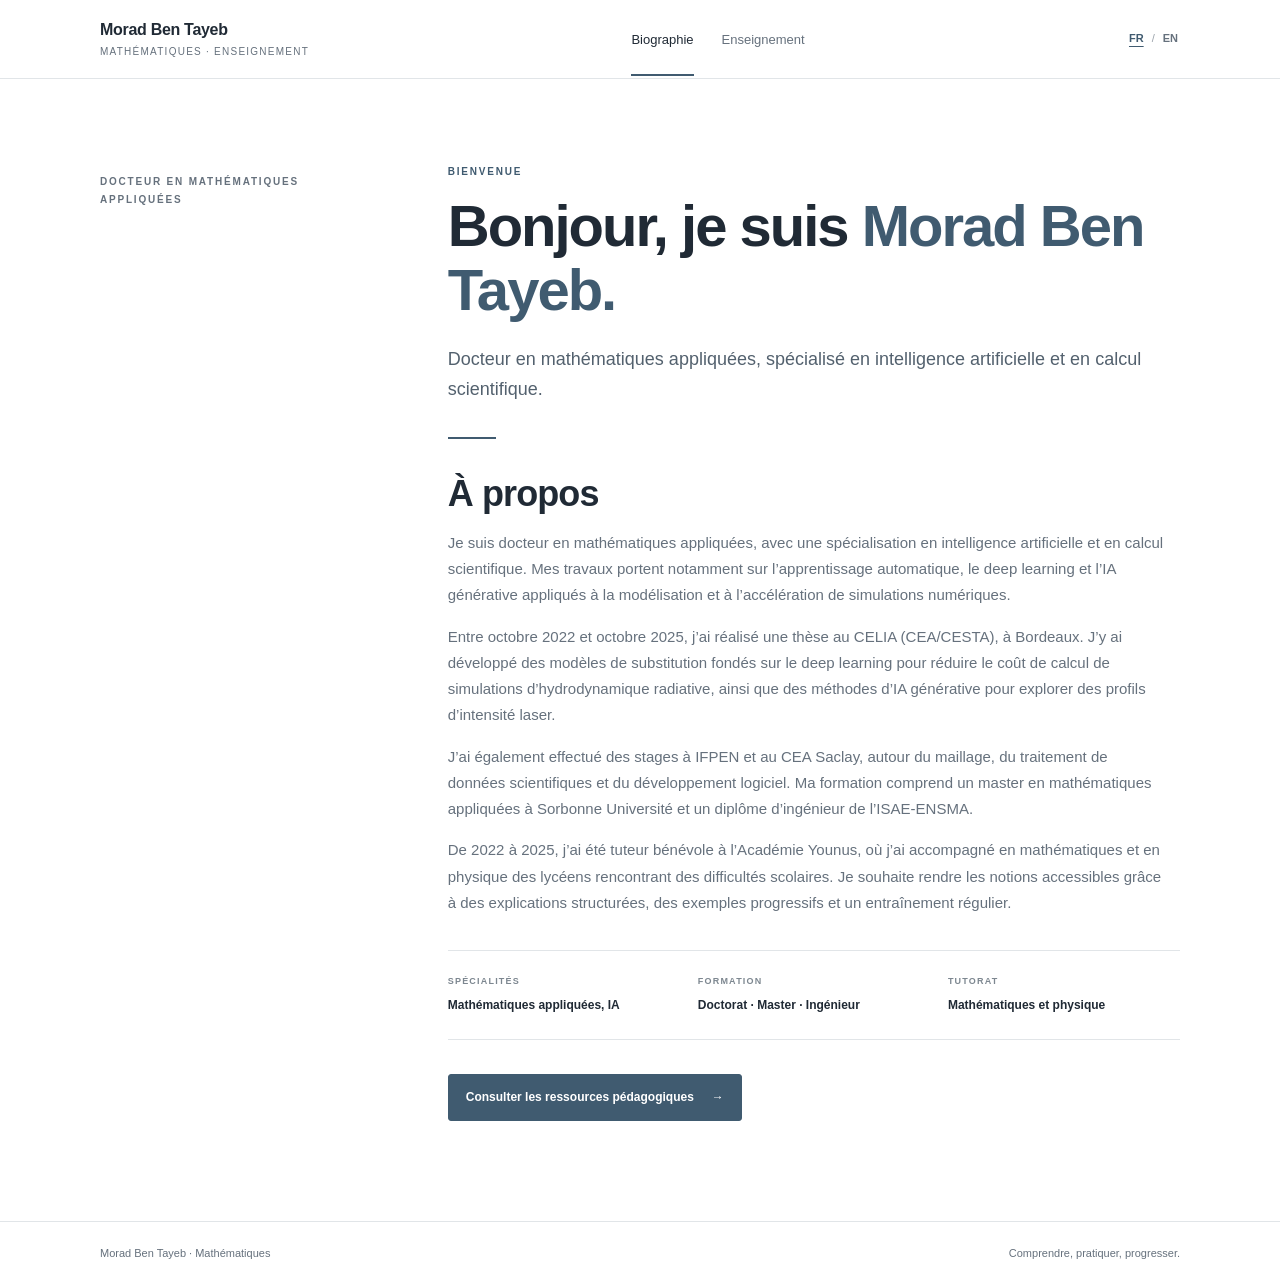
<file: index.html>
<!DOCTYPE html>
<html lang="fr">
<head>
  <meta charset="utf-8">
  <meta name="viewport" content="width=device-width, initial-scale=1">
  <meta name="description" content="Morad Ben Tayeb — docteur en mathématiques appliquées, intelligence artificielle et calcul scientifique.">
  <title>Morad Ben Tayeb | Mathématiques</title>
  <link rel="stylesheet" href="style.css">
  <script src="language.js" defer></script>
</head>
<body>
  <header class="site-header">
    <div class="container nav-wrap">
      <a class="brand" href="index.html"><span class="brand-name">Morad Ben Tayeb</span><span class="brand-sub" data-i18n="brandSub">Mathématiques · Enseignement</span></a>
      <nav aria-label="Navigation principale">
        <a class="active" href="index.html" data-i18n="navBio">Biographie</a>
        <a href="teaching.html" data-i18n="navTeaching">Enseignement</a>
      </nav>
      <div class="language-switch" aria-label="Language">
        <button type="button" class="lang-button active" data-lang="fr" aria-pressed="true">FR</button>
        <span aria-hidden="true">/</span>
        <button type="button" class="lang-button" data-lang="en" aria-pressed="false">EN</button>
      </div>
    </div>
  </header>

  <main>
    <section class="bio-hero">
      <div class="container bio-layout">
        <aside class="bio-label" data-i18n="role">DOCTEUR EN MATHÉMATIQUES APPLIQUÉES</aside>
        <div class="bio-content">
          <p class="eyebrow" data-i18n="welcome">BIENVENUE</p>
          <h1 data-i18n="headline">Bonjour, je suis <span>Morad Ben Tayeb.</span></h1>
          <p class="lead" data-i18n="lead">Docteur en mathématiques appliquées, spécialisé en intelligence artificielle et en calcul scientifique.</p>
          <div class="rule"></div>
          <h2 data-i18n="aboutTitle">À propos</h2>
          <p data-i18n="bio1">Je suis docteur en mathématiques appliquées, avec une spécialisation en intelligence artificielle et en calcul scientifique. Mes travaux portent notamment sur l’apprentissage automatique, le deep learning et l’IA générative appliqués à la modélisation et à l’accélération de simulations numériques.</p>
          <p data-i18n="bio2">Entre octobre 2022 et octobre 2025, j’ai réalisé une thèse au CELIA (CEA/CESTA), à Bordeaux. J’y ai développé des modèles de substitution fondés sur le deep learning pour réduire le coût de calcul de simulations d’hydrodynamique radiative, ainsi que des méthodes d’IA générative pour explorer des profils d’intensité laser.</p>
          <p data-i18n="bio3">J’ai également effectué des stages à IFPEN et au CEA Saclay, autour du maillage, du traitement de données scientifiques et du développement logiciel. Ma formation comprend un master en mathématiques appliquées à Sorbonne Université et un diplôme d’ingénieur de l’ISAE-ENSMA.</p>
          <p data-i18n="bio4">De 2022 à 2025, j’ai été tuteur bénévole à l’Académie Younus, où j’ai accompagné en mathématiques et en physique des lycéens rencontrant des difficultés scolaires. Je souhaite rendre les notions accessibles grâce à des explications structurées, des exemples progressifs et un entraînement régulier.</p>

          <div class="bio-details">
            <div><span class="detail-label" data-i18n="detail1Label">SPÉCIALITÉS</span><strong data-i18n="detail1">Mathématiques appliquées, IA</strong></div>
            <div><span class="detail-label" data-i18n="detail2Label">FORMATION</span><strong data-i18n="detail2">Doctorat · Master · Ingénieur</strong></div>
            <div><span class="detail-label" data-i18n="detail3Label">TUTORAT</span><strong data-i18n="detail3">Mathématiques et physique</strong></div>
          </div>
          <a class="button" href="teaching.html"><span data-i18n="bioCta">Consulter les ressources pédagogiques</span><span aria-hidden="true">→</span></a>
          <!-- <p class="edit-note" data-i18n="sourceNote"> </p> -->
        </div>
      </div>
    </section>
  </main>

  <footer class="site-footer"><div class="container footer-inner"><span>Morad Ben Tayeb · Mathématiques</span><span data-i18n="footerLine">Comprendre, pratiquer, progresser.</span></div></footer>
</body>
</html>
</file>
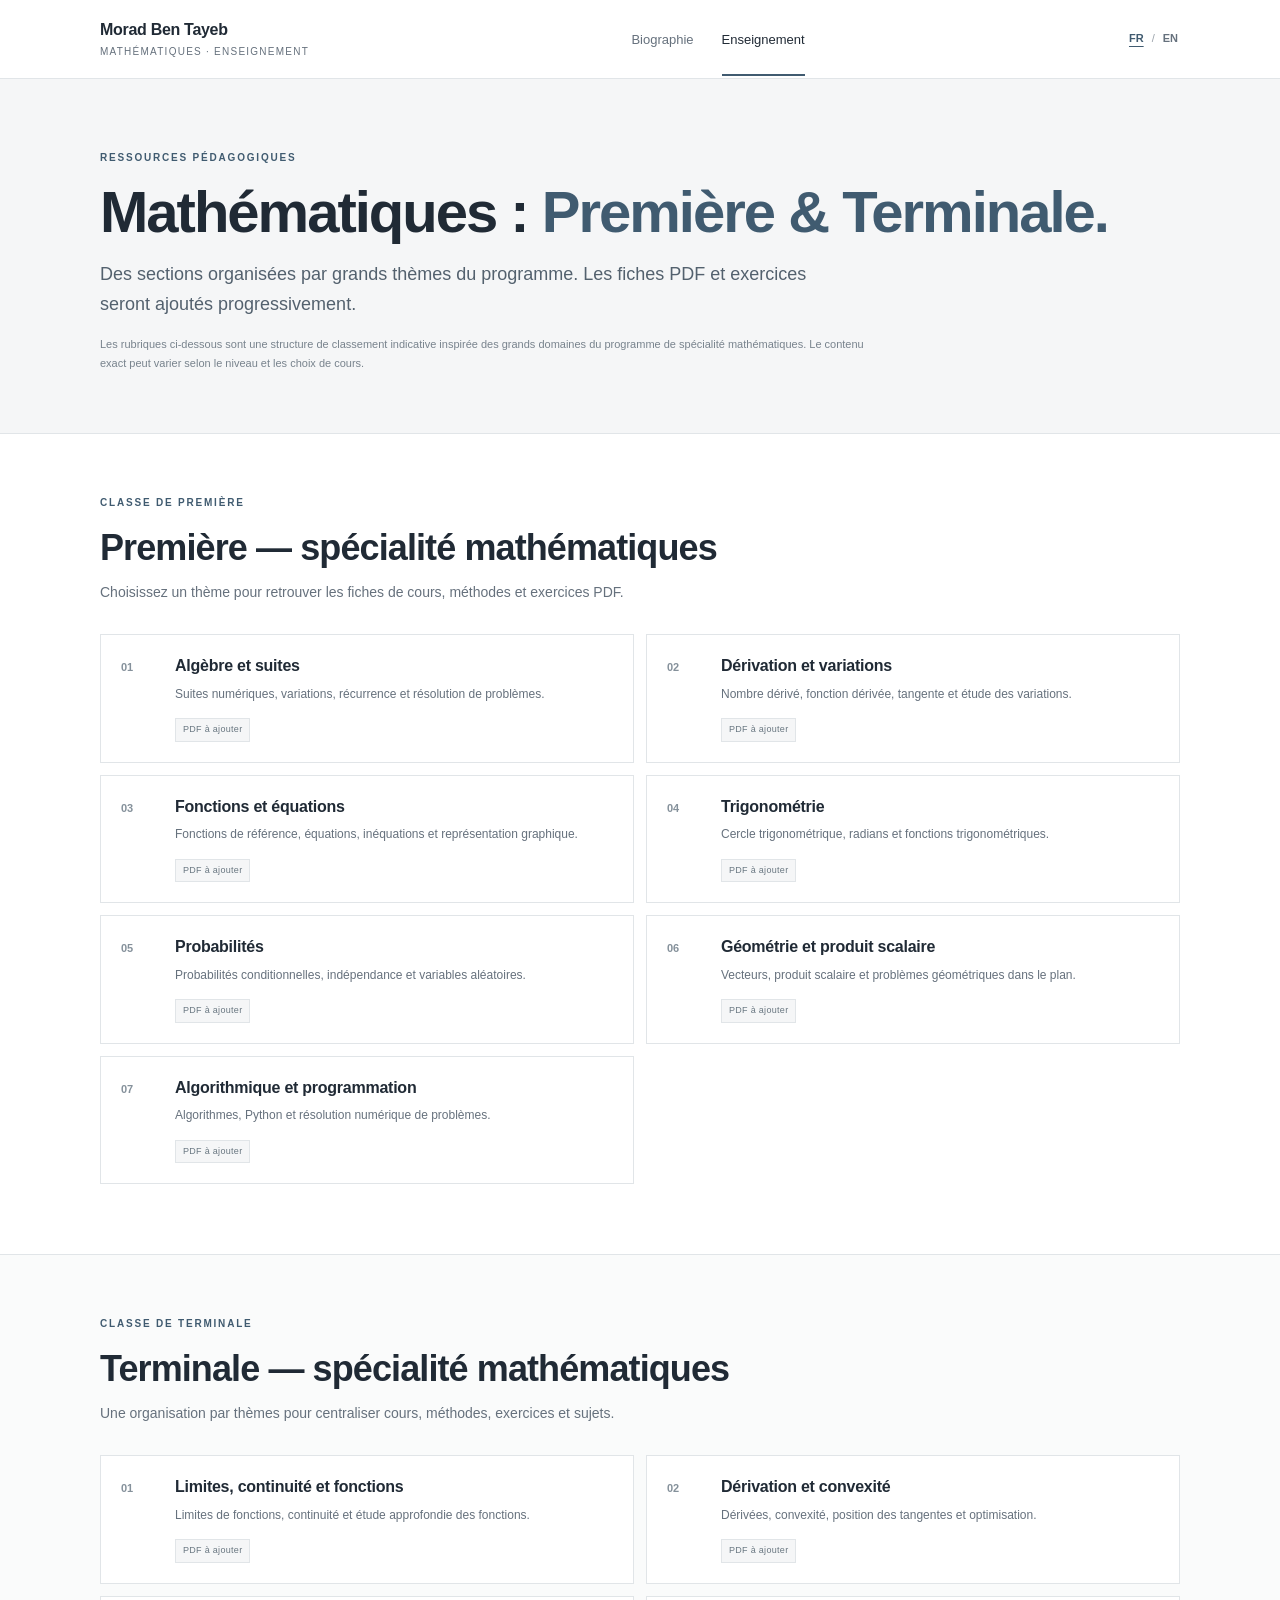
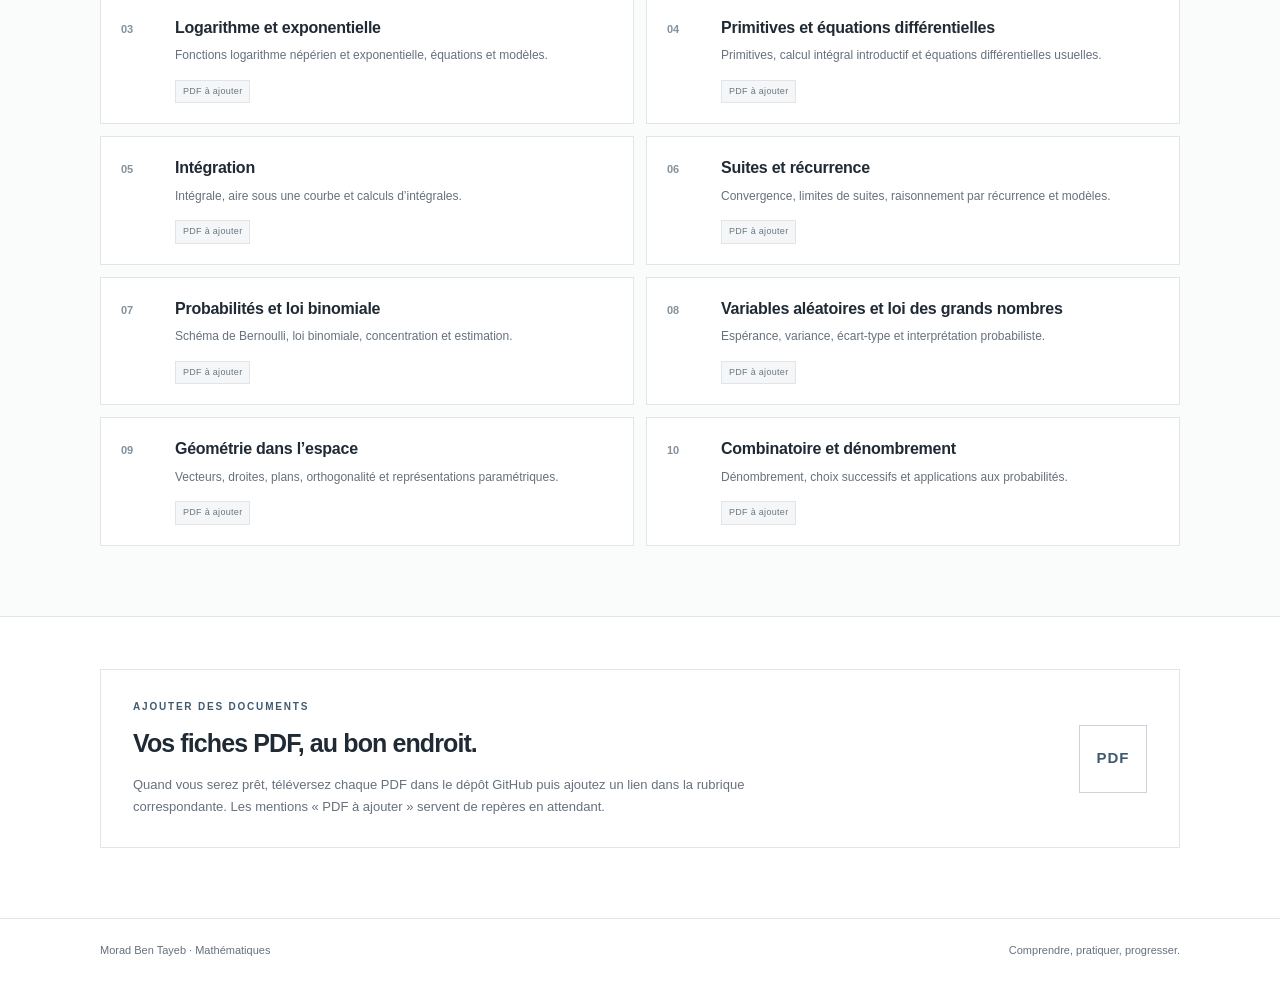
<file: teaching.html>
<!DOCTYPE html>
<html lang="fr">
<head>
  <meta charset="utf-8">
  <meta name="viewport" content="width=device-width, initial-scale=1">
  <meta name="description" content="Ressources de mathématiques pour les classes de Première et Terminale.">
  <title>Enseignement | Morad Ben Tayeb</title>
  <link rel="stylesheet" href="style.css">
  <script src="language.js" defer></script>
</head>
<body>
  <header class="site-header">
    <div class="container nav-wrap">
      <a class="brand" href="index.html"><span class="brand-name">Morad Ben Tayeb</span><span class="brand-sub" data-i18n="brandSub">Mathématiques · Enseignement</span></a>
      <nav aria-label="Navigation principale">
        <a href="index.html" data-i18n="navBio">Biographie</a>
        <a class="active" href="teaching.html" data-i18n="navTeaching">Enseignement</a>
      </nav>
      <div class="language-switch" aria-label="Language">
        <button type="button" class="lang-button active" data-lang="fr" aria-pressed="true">FR</button>
        <span aria-hidden="true">/</span>
        <button type="button" class="lang-button" data-lang="en" aria-pressed="false">EN</button>
      </div>
    </div>
  </header>

  <main>
    <section class="page-intro">
      <div class="container">
        <p class="eyebrow" data-i18n="teachingEyebrow">RESSOURCES PÉDAGOGIQUES</p>
        <h1 data-i18n="teachingHeadline">Mathématiques : <span>Première &amp; Terminale.</span></h1>
        <p class="lead" data-i18n="teachingLead">Des sections organisées par grands thèmes du programme. Les fiches PDF et exercices seront ajoutés progressivement.</p>
        <p class="curriculum-note" data-i18n="curriculumNote">Les rubriques ci-dessous sont une structure de classement indicative inspirée des grands domaines du programme de spécialité mathématiques. Le contenu exact peut varier selon le niveau et les choix de cours.</p>
      </div>
    </section>

    <section class="section">
      <div class="container">
        <div class="section-heading">
          <p class="eyebrow" data-i18n="premiereEyebrow">CLASSE DE PREMIÈRE</p>
          <h2 data-i18n="premiereTitle">Première — spécialité mathématiques</h2>
          <p class="section-desc" data-i18n="premiereDesc">Choisissez un thème pour retrouver les fiches de cours, méthodes et exercices PDF.</p>
        </div>
        <div class="topic-grid">
          <article class="topic-card"><span class="topic-number">01</span><div><h3 data-i18n="p1">Algèbre et suites</h3><p data-i18n="p1d">Suites numériques, variations, récurrence et résolution de problèmes.</p><span class="pdf-status" data-i18n="pdfSoon">PDF à ajouter</span></div></article>
          <article class="topic-card"><span class="topic-number">02</span><div><h3 data-i18n="p2">Dérivation et variations</h3><p data-i18n="p2d">Nombre dérivé, fonction dérivée, tangente et étude des variations.</p><span class="pdf-status" data-i18n="pdfSoon">PDF à ajouter</span></div></article>
          <article class="topic-card"><span class="topic-number">03</span><div><h3 data-i18n="p3">Fonctions et équations</h3><p data-i18n="p3d">Fonctions de référence, équations, inéquations et représentation graphique.</p><span class="pdf-status" data-i18n="pdfSoon">PDF à ajouter</span></div></article>
          <article class="topic-card"><span class="topic-number">04</span><div><h3 data-i18n="p4">Trigonométrie</h3><p data-i18n="p4d">Cercle trigonométrique, radians et fonctions trigonométriques.</p><span class="pdf-status" data-i18n="pdfSoon">PDF à ajouter</span></div></article>
          <article class="topic-card"><span class="topic-number">05</span><div><h3 data-i18n="p5">Probabilités</h3><p data-i18n="p5d">Probabilités conditionnelles, indépendance et variables aléatoires.</p><span class="pdf-status" data-i18n="pdfSoon">PDF à ajouter</span></div></article>
          <article class="topic-card"><span class="topic-number">06</span><div><h3 data-i18n="p6">Géométrie et produit scalaire</h3><p data-i18n="p6d">Vecteurs, produit scalaire et problèmes géométriques dans le plan.</p><span class="pdf-status" data-i18n="pdfSoon">PDF à ajouter</span></div></article>
          <article class="topic-card"><span class="topic-number">07</span><div><h3 data-i18n="p7">Algorithmique et programmation</h3><p data-i18n="p7d">Algorithmes, Python et résolution numérique de problèmes.</p><span class="pdf-status" data-i18n="pdfSoon">PDF à ajouter</span></div></article>
        </div>
      </div>
    </section>

    <section class="section terminal-section">
      <div class="container">
        <div class="section-heading">
          <p class="eyebrow" data-i18n="termEyebrow">CLASSE DE TERMINALE</p>
          <h2 data-i18n="termTitle">Terminale — spécialité mathématiques</h2>
          <p class="section-desc" data-i18n="termDesc">Une organisation par thèmes pour centraliser cours, méthodes, exercices et sujets.</p>
        </div>
        <div class="topic-grid">
          <article class="topic-card"><span class="topic-number">01</span><div><h3 data-i18n="t1">Limites, continuité et fonctions</h3><p data-i18n="t1d">Limites de fonctions, continuité et étude approfondie des fonctions.</p><span class="pdf-status" data-i18n="pdfSoon">PDF à ajouter</span></div></article>
          <article class="topic-card"><span class="topic-number">02</span><div><h3 data-i18n="t2">Dérivation et convexité</h3><p data-i18n="t2d">Dérivées, convexité, position des tangentes et optimisation.</p><span class="pdf-status" data-i18n="pdfSoon">PDF à ajouter</span></div></article>
          <article class="topic-card"><span class="topic-number">03</span><div><h3 data-i18n="t3">Logarithme et exponentielle</h3><p data-i18n="t3d">Fonctions logarithme népérien et exponentielle, équations et modèles.</p><span class="pdf-status" data-i18n="pdfSoon">PDF à ajouter</span></div></article>
          <article class="topic-card"><span class="topic-number">04</span><div><h3 data-i18n="t4">Primitives et équations différentielles</h3><p data-i18n="t4d">Primitives, calcul intégral introductif et équations différentielles usuelles.</p><span class="pdf-status" data-i18n="pdfSoon">PDF à ajouter</span></div></article>
          <article class="topic-card"><span class="topic-number">05</span><div><h3 data-i18n="t5">Intégration</h3><p data-i18n="t5d">Intégrale, aire sous une courbe et calculs d’intégrales.</p><span class="pdf-status" data-i18n="pdfSoon">PDF à ajouter</span></div></article>
          <article class="topic-card"><span class="topic-number">06</span><div><h3 data-i18n="t6">Suites et récurrence</h3><p data-i18n="t6d">Convergence, limites de suites, raisonnement par récurrence et modèles.</p><span class="pdf-status" data-i18n="pdfSoon">PDF à ajouter</span></div></article>
          <article class="topic-card"><span class="topic-number">07</span><div><h3 data-i18n="t7">Probabilités et loi binomiale</h3><p data-i18n="t7d">Schéma de Bernoulli, loi binomiale, concentration et estimation.</p><span class="pdf-status" data-i18n="pdfSoon">PDF à ajouter</span></div></article>
          <article class="topic-card"><span class="topic-number">08</span><div><h3 data-i18n="t8">Variables aléatoires et loi des grands nombres</h3><p data-i18n="t8d">Espérance, variance, écart-type et interprétation probabiliste.</p><span class="pdf-status" data-i18n="pdfSoon">PDF à ajouter</span></div></article>
          <article class="topic-card"><span class="topic-number">09</span><div><h3 data-i18n="t9">Géométrie dans l’espace</h3><p data-i18n="t9d">Vecteurs, droites, plans, orthogonalité et représentations paramétriques.</p><span class="pdf-status" data-i18n="pdfSoon">PDF à ajouter</span></div></article>
          <article class="topic-card"><span class="topic-number">10</span><div><h3 data-i18n="t10">Combinatoire et dénombrement</h3><p data-i18n="t10d">Dénombrement, choix successifs et applications aux probabilités.</p><span class="pdf-status" data-i18n="pdfSoon">PDF à ajouter</span></div></article>
        </div>
      </div>
    </section>

    <section class="section resources-note">
      <div class="container resource-box">
        <div><p class="eyebrow" data-i18n="resourcesEyebrow">AJOUTER DES DOCUMENTS</p><h2 data-i18n="resourcesTitle">Vos fiches PDF, au bon endroit.</h2><p data-i18n="resourcesText">Quand vous serez prêt, téléversez chaque PDF dans le dépôt GitHub puis ajoutez un lien dans la rubrique correspondante. Les mentions « PDF à ajouter » servent de repères en attendant.</p></div>
        <div class="resource-symbol" aria-hidden="true">PDF</div>
      </div>
    </section>
  </main>

  <footer class="site-footer"><div class="container footer-inner"><span><a href="index.html">Morad Ben Tayeb · Mathématiques</a></span><span data-i18n="footerLine">Comprendre, pratiquer, progresser.</span></div></footer>
</body>
</html>
</file>
<file: style.css>
:root {
  --ink: #202a35; --muted: #66717d; --paper: #fff; --soft: #f5f6f7;
  --line: #e1e5e8; --accent: #405b70; --accent-dark: #2e4354; --max: 1080px;
}
* { box-sizing: border-box; }
html { scroll-behavior: smooth; }
body { margin: 0; color: var(--ink); background: var(--paper); font-family: -apple-system, BlinkMacSystemFont, "Segoe UI", sans-serif; font-size: 15px; line-height: 1.75; }
a { color: inherit; text-decoration: none; }
button { font: inherit; }
.container { width: min(var(--max), calc(100% - 44px)); margin: 0 auto; }
.site-header { background: #fff; border-bottom: 1px solid var(--line); }
.nav-wrap { min-height: 78px; display: flex; align-items: center; justify-content: space-between; gap: 24px; }
.brand { display: flex; flex-direction: column; font-size: 16px; font-weight: 750; line-height: 1.3; letter-spacing: -.3px; }
.brand-sub { color: var(--muted); font-size: 10px; font-weight: 500; letter-spacing: 1.25px; text-transform: uppercase; margin-top: 4px; }
nav { display: flex; align-items: center; gap: 28px; }
nav a { color: var(--muted); font-size: 13px; padding: 27px 0 23px; border-bottom: 2px solid transparent; }
nav a:hover, nav a.active { color: var(--ink); border-bottom-color: var(--accent); }
.language-switch { display: flex; align-items: center; gap: 6px; color: #9aa2aa; font-size: 11px; }
.lang-button { border: 0; padding: 5px 2px; background: transparent; color: var(--muted); cursor: pointer; font-size: 11px; font-weight: 750; }
.lang-button.active { color: var(--accent); text-decoration: underline; text-underline-offset: 4px; }
.bio-hero { padding: 84px 0 100px; }
.bio-layout { display: grid; grid-template-columns: .55fr 1.45fr; gap: 70px; }
.bio-label { align-self: start; padding-top: 10px; color: var(--muted); font-size: 10px; letter-spacing: 1.8px; font-weight: 750; }
.eyebrow { margin: 0 0 13px; color: var(--accent); font-size: 10px; font-weight: 800; letter-spacing: 1.8px; }
h1, h2, h3, p { margin-top: 0; }
h1 { font-size: clamp(38px, 5vw, 58px); line-height: 1.12; letter-spacing: -2px; font-weight: 650; margin-bottom: 22px; }
h1 span, h2 span { color: var(--accent); }
h2 { font-size: clamp(28px, 3.5vw, 36px); line-height: 1.25; letter-spacing: -.9px; font-weight: 650; margin-bottom: 14px; }
h3 { font-size: 18px; line-height: 1.4; letter-spacing: -.25px; margin-bottom: 9px; }
.lead { color: #53616e; font-size: 18px; line-height: 1.65; max-width: 700px; margin-bottom: 26px; }
.bio-content > p:not(.eyebrow):not(.lead):not(.edit-note) { color: var(--muted); max-width: 720px; }
.rule { width: 48px; height: 2px; background: var(--accent); margin: 32px 0; }
.bio-details { display: grid; grid-template-columns: repeat(3, 1fr); gap: 18px; margin: 34px 0; padding: 23px 0; border-top: 1px solid var(--line); border-bottom: 1px solid var(--line); }
.bio-details div { display: flex; flex-direction: column; gap: 5px; }
.detail-label { color: #7d8790; font-size: 9px; font-weight: 800; letter-spacing: 1.2px; }
.bio-details strong { font-size: 12px; font-weight: 650; }
.button { display: inline-flex; align-items: center; gap: 18px; padding: 12px 17px; color: #fff; background: var(--accent); border: 1px solid var(--accent); border-radius: 3px; font-size: 12px; font-weight: 700; cursor: pointer; }
.button:hover { background: var(--accent-dark); }
.edit-note { margin: 18px 0 0; color: #87919a; font-size: 11px; }
.page-intro { padding: 70px 0 50px; background: var(--soft); border-bottom: 1px solid var(--line); }
.page-intro h1 { margin-bottom: 16px; }
.page-intro .lead { margin-bottom: 15px; max-width: 740px; }
.curriculum-note { max-width: 780px; color: #78838d; font-size: 11px; line-height: 1.7; }
.section { padding: 60px 0 70px; }
.section-heading { max-width: 700px; margin-bottom: 30px; }
.section-heading h2 { margin-bottom: 10px; }
.section-desc { color: var(--muted); font-size: 14px; margin-bottom: 0; }
.topic-grid { display: grid; grid-template-columns: repeat(2, 1fr); gap: 12px; }
.topic-card { display: grid; grid-template-columns: 40px 1fr; gap: 14px; padding: 20px; border: 1px solid var(--line); background: #fff; }
.topic-number { color: #85919b; font-size: 11px; font-weight: 750; padding-top: 3px; }
.topic-card h3 { font-size: 16px; margin-bottom: 6px; }
.topic-card p { color: var(--muted); font-size: 12px; line-height: 1.7; margin-bottom: 10px; }
.pdf-status { display: inline-block; color: #697781; background: var(--soft); border: 1px solid var(--line); padding: 3px 7px; font-size: 9px; letter-spacing: .3px; }
.terminal-section { background: #fafbfb; border-top: 1px solid var(--line); border-bottom: 1px solid var(--line); }
.resources-note { padding-top: 52px; }
.resource-box { display: flex; justify-content: space-between; align-items: center; gap: 30px; padding: 28px 32px; border: 1px solid var(--line); }
.resource-box h2 { font-size: 25px; }
.resource-box p:not(.eyebrow) { max-width: 680px; color: var(--muted); font-size: 13px; margin-bottom: 0; }
.resource-symbol { display: grid; place-items: center; flex: 0 0 68px; height: 68px; border: 1px solid #cbd4da; color: var(--accent); font-size: 15px; font-weight: 800; letter-spacing: 1px; }
.site-footer { border-top: 1px solid var(--line); padding: 22px 0; color: var(--muted); font-size: 11px; }
.footer-inner { display: flex; justify-content: space-between; gap: 18px; }
@media (max-width: 760px) {
  .bio-layout { grid-template-columns: 1fr; gap: 20px; }
  .bio-hero { padding: 55px 0 70px; }
  .topic-grid { grid-template-columns: 1fr; }
}
@media (max-width: 560px) {
  .container { width: calc(100% - 32px); }
  .nav-wrap { min-height: 70px; flex-wrap: wrap; gap: 5px 15px; padding: 12px 0; }
  .brand { flex: 1 1 55%; }
  nav { order: 3; width: 100%; gap: 22px; }
  nav a { padding: 10px 0 5px; }
  .language-switch { margin-left: auto; }
  h1 { letter-spacing: -1.4px; }
  .bio-details { grid-template-columns: 1fr; gap: 15px; }
  .page-intro { padding: 48px 0 36px; }
  .section { padding: 45px 0 55px; }
  .resource-box { padding: 22px; }
  .resource-symbol { flex-basis: 50px; height: 50px; }
  .footer-inner { flex-direction: column; gap: 4px; }
}
@media (prefers-reduced-motion: reduce) { html { scroll-behavior: auto; } }
</file>
